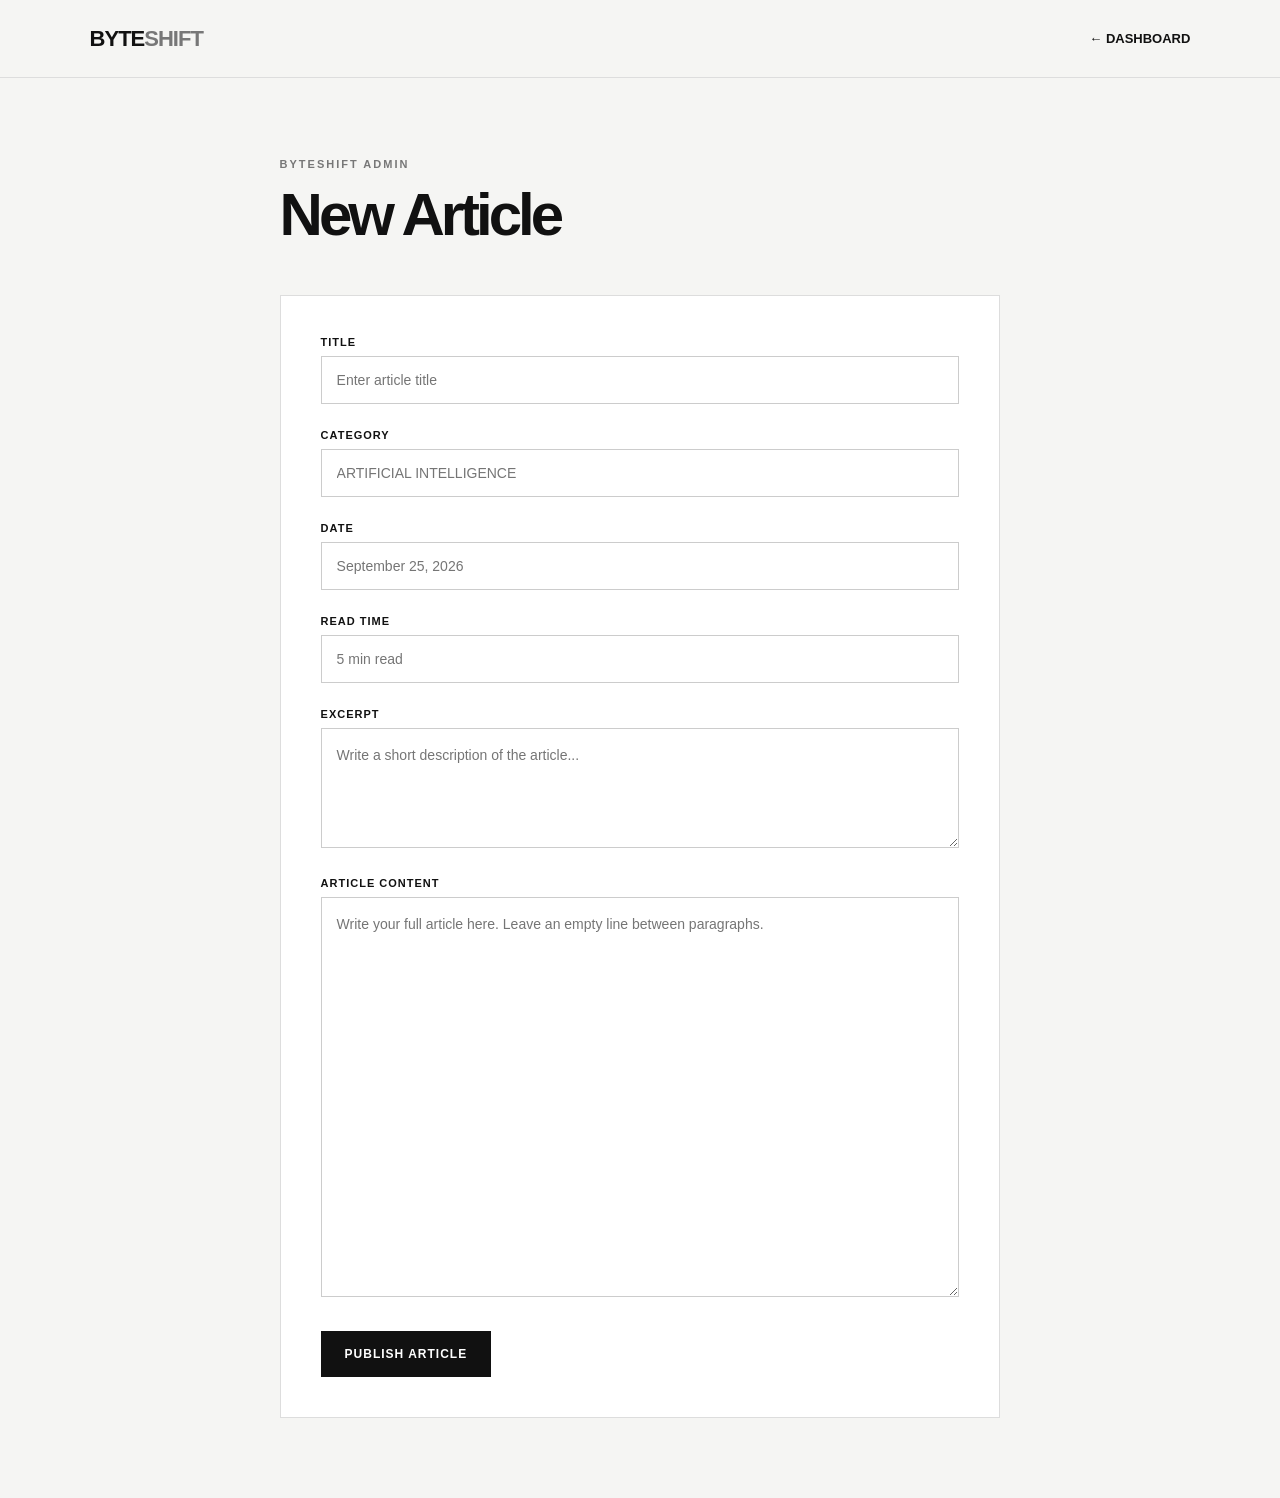
<file: templates/admin_new.html>
<!DOCTYPE html>
<html lang="en">

<head>

    <meta charset="UTF-8">

    <meta
        name="viewport"
        content="width=device-width, initial-scale=1.0">

    <title>New Article — ByteShift</title>

    <style>

        * {
            margin: 0;
            padding: 0;
            box-sizing: border-box;
        }

        body {
            font-family: Arial, Helvetica, sans-serif;

            background: #f5f5f3;

            color: #111;
        }

        header {
            height: 78px;

            padding: 0 7%;

            border-bottom: 1px solid #ddd;

            display: flex;

            align-items: center;

            justify-content: space-between;
        }

        .logo {
            font-size: 22px;

            font-weight: 800;

            letter-spacing: -1px;
        }

        .logo span {
            color: #777;
        }

        .back {
            color: #111;

            text-decoration: none;

            font-size: 13px;

            font-weight: 700;
        }

        .back:hover {
            text-decoration: underline;
        }

        main {
            max-width: 900px;

            margin: auto;

            padding: 80px 7%;
        }

        .eyebrow {
            color: #777;

            font-size: 11px;

            font-weight: 700;

            letter-spacing: 2px;

            margin-bottom: 15px;
        }

        h1 {
            font-size: 60px;

            line-height: 1;

            letter-spacing: -4px;

            margin-bottom: 50px;
        }

        form {
            background: white;

            border: 1px solid #ddd;

            padding: 40px;
        }

        label {
            display: block;

            margin-top: 25px;

            margin-bottom: 8px;

            font-size: 11px;

            font-weight: 700;

            letter-spacing: 1px;
        }

        label:first-child {
            margin-top: 0;
        }

        input,
        textarea {
            width: 100%;

            padding: 15px;

            border: 1px solid #ccc;

            background: white;

            font-family: Arial, Helvetica, sans-serif;

            font-size: 14px;

            outline: none;
        }

        input:focus,
        textarea:focus {
            border-color: #111;
        }

        textarea {
            resize: vertical;

            line-height: 1.6;
        }

        .excerpt-box {
            min-height: 120px;
        }

        .content-box {
            min-height: 400px;
        }

        button {
            margin-top: 30px;

            padding: 16px 24px;

            border: none;

            background: #111;

            color: white;

            font-size: 12px;

            font-weight: 700;

            letter-spacing: 1px;

            cursor: pointer;
        }

        button:hover {
            background: #333;
        }

        @media (max-width: 700px) {

            main {
                padding: 60px 6%;
            }

            h1 {
                font-size: 45px;
            }

            form {
                padding: 25px;
            }

        }

    </style>

</head>


<body>

    <header>

        <div class="logo">
            BYTE<span>SHIFT</span>
        </div>


        <a
            href="/admin"
            class="back">

            ← DASHBOARD

        </a>

    </header>


    <main>

        <div class="eyebrow">
            BYTESHIFT ADMIN
        </div>


        <h1>
            New Article
        </h1>


        <form method="POST">


            <label for="title">
                TITLE
            </label>

            <input
                id="title"
                type="text"
                name="title"
                placeholder="Enter article title"
                required>


            <label for="category">
                CATEGORY
            </label>

            <input
                id="category"
                type="text"
                name="category"
                placeholder="ARTIFICIAL INTELLIGENCE"
                required>


            <label for="date">
                DATE
            </label>

            <input
                id="date"
                type="text"
                name="date"
                placeholder="September 25, 2026"
                required>


            <label for="read_time">
                READ TIME
            </label>

            <input
                id="read_time"
                type="text"
                name="read_time"
                placeholder="5 min read"
                required>


            <label for="excerpt">
                EXCERPT
            </label>

            <textarea
                id="excerpt"
                name="excerpt"
                class="excerpt-box"
                placeholder="Write a short description of the article..."
                required></textarea>


            <label for="content">
                ARTICLE CONTENT
            </label>

            <textarea
                id="content"
                name="content"
                class="content-box"
                placeholder="Write your full article here. Leave an empty line between paragraphs."
                required></textarea>


            <button type="submit">
                PUBLISH ARTICLE
            </button>

        </form>

    </main>

</body>

</html>
</file>
